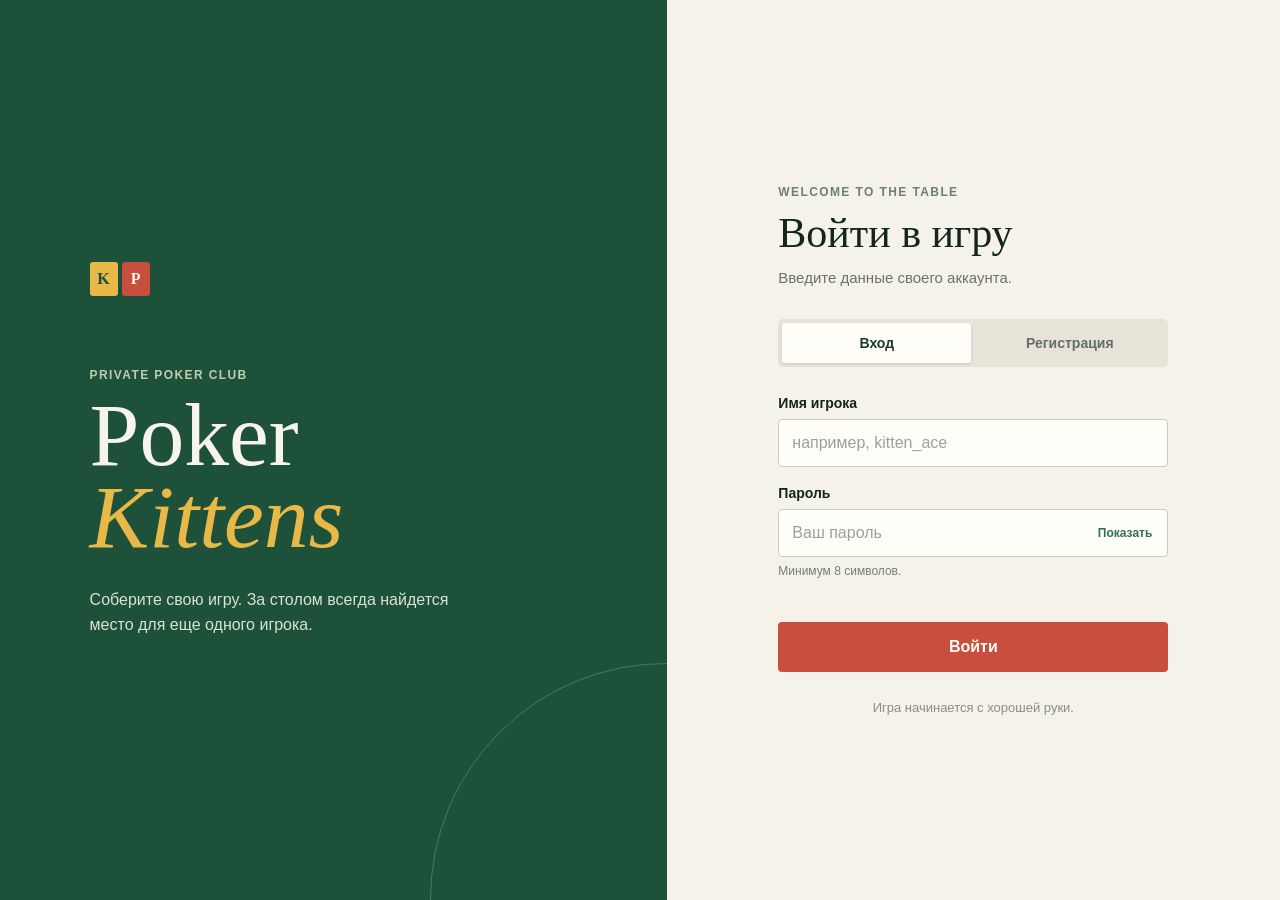
<file: src/main/resources/static/index.html>
<!doctype html>
<html lang="ru">
<head>
  <meta charset="UTF-8">
  <meta name="viewport" content="width=device-width, initial-scale=1.0">
  <meta name="theme-color" content="#1d513a">
  <title>Poker Kittens</title>
  <link rel="stylesheet" href="styles.css">
</head>
<body>
  <main class="page-shell">
    <section class="brand-panel" aria-label="Poker Kittens">
      <div class="brand-mark" aria-hidden="true"><span>K</span><span>P</span></div>
      <p class="eyebrow">Private poker club</p>
      <h1>Poker<br><em>Kittens</em></h1>
      <p class="brand-copy">Соберите свою игру. За столом всегда найдется место для еще одного игрока.</p>
    </section>

    <section class="auth-panel" aria-labelledby="auth-title">
      <div class="auth-content">
        <p class="eyebrow">Welcome to the table</p>
        <h2 id="auth-title">Войти в игру</h2>
        <p class="auth-subtitle" id="auth-subtitle">Введите данные своего аккаунта.</p>

        <div class="mode-switch" role="tablist" aria-label="Режим авторизации">
          <button class="mode-button active" type="button" role="tab" aria-selected="true" data-mode="login">Вход</button>
          <button class="mode-button" type="button" role="tab" aria-selected="false" data-mode="register">Регистрация</button>
        </div>

        <form id="auth-form" novalidate>
          <label for="username">Имя игрока</label>
          <input id="username" name="username" type="text" autocomplete="username" placeholder="например, kitten_ace" required>

          <label for="password">Пароль</label>
          <div class="password-field">
            <input id="password" name="password" type="password" autocomplete="current-password" placeholder="Ваш пароль" required>
            <button class="password-toggle" id="password-toggle" type="button" aria-label="Показать пароль">Показать</button>
          </div>
          <p class="field-hint" id="password-hint">Минимум 8 символов.</p>

          <div class="form-message" id="form-message" role="alert" aria-live="polite"></div>
          <button class="submit-button" id="submit-button" type="submit">Войти</button>
        </form>
        <p class="footer-note">Игра начинается с хорошей руки.</p>
      </div>
    </section>
  </main>
  <script src="app.js"></script>
</body>
</html>
</file>
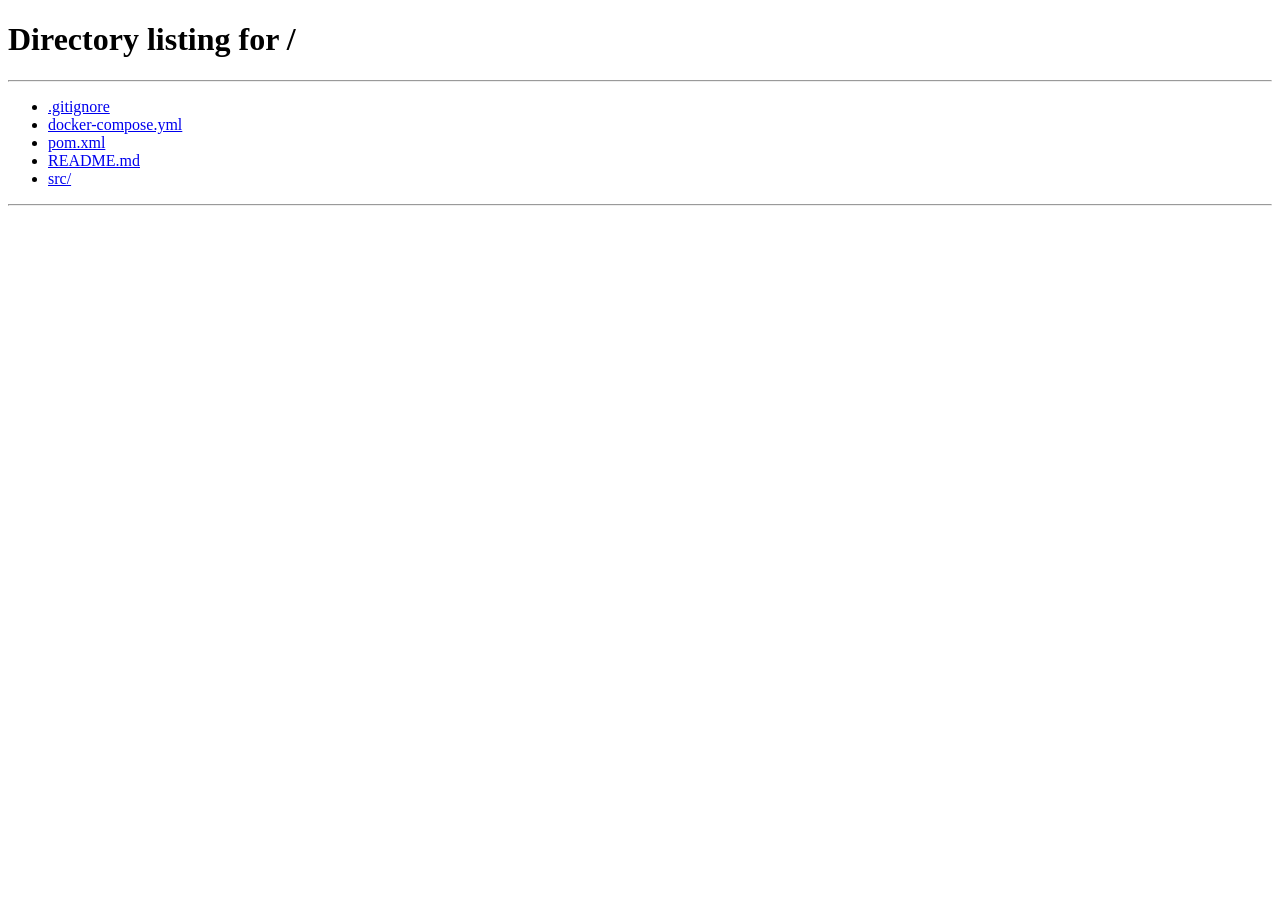
<file: src/main/resources/static/lobby.html>
<!doctype html>
<html lang="ru">
<head>
  <meta charset="UTF-8">
  <meta name="viewport" content="width=device-width, initial-scale=1.0">
  <meta name="theme-color" content="#173c2c">
  <title>Poker Kittens | Лобби</title>
  <link rel="stylesheet" href="lobby.css">
</head>
<body>
  <header class="topbar">
    <a class="logo" href="/lobby.html" aria-label="Poker Kittens"><span>K</span><span>P</span><b>Poker Kittens</b></a>
    <div class="profile"><span class="online-dot" aria-hidden="true"></span><span id="player-name">Игрок</span><button id="logout" type="button">Выйти</button></div>
  </header>
  <main class="layout">
    <section class="lobby-heading">
      <p class="eyebrow">Lobby</p>
      <h1>Выберите стол</h1>
      <p>Свободные места обновляются перед началом раздачи.</p>
    </section>
    <section class="tables" aria-label="Доступные столы">
      <article class="table-card selected" data-table="Moonlight" data-stakes="10 / 20" data-players="4 из 6" data-buyin="200 - 1 000">
        <div class="table-card-top"><span class="status open">Открыт</span><span class="table-icon">A</span></div>
        <h2>Moonlight</h2><p>Texas Hold'em</p>
        <dl><div><dt>Блайнды</dt><dd>10 / 20</dd></div><div><dt>Игроки</dt><dd>4 / 6</dd></div></dl>
      </article>
      <article class="table-card" data-table="Velvet Room" data-stakes="25 / 50" data-players="3 из 6" data-buyin="500 - 2 500">
        <div class="table-card-top"><span class="status open">Открыт</span><span class="table-icon">K</span></div>
        <h2>Velvet Room</h2><p>Texas Hold'em</p>
        <dl><div><dt>Блайнды</dt><dd>25 / 50</dd></div><div><dt>Игроки</dt><dd>3 / 6</dd></div></dl>
      </article>
      <article class="table-card" data-table="High Roller" data-stakes="100 / 200" data-players="6 из 6" data-buyin="2 000 - 10 000" data-closed="true">
        <div class="table-card-top"><span class="status full">Полный</span><span class="table-icon">Q</span></div>
        <h2>High Roller</h2><p>Texas Hold'em</p>
        <dl><div><dt>Блайнды</dt><dd>100 / 200</dd></div><div><dt>Игроки</dt><dd>6 / 6</dd></div></dl>
      </article>
    </section>
    <aside class="seat-panel" aria-live="polite">
      <p class="eyebrow">Ваше место</p>
      <h2 id="table-name">Moonlight</h2>
      <div class="seat-details"><div><span>Блайнды</span><strong id="table-stakes">10 / 20</strong></div><div><span>За столом</span><strong id="table-players">4 из 6</strong></div><div><span>Бай-ин</span><strong id="table-buyin">200 - 1 000</strong></div></div>
      <button id="join-table" class="join-button" type="button">Занять место</button>
      <p id="seat-message" class="seat-message"></p>
    </aside>
  </main>
  <script src="lobby.js"></script>
</body>
</html>
</file>
<file: src/main/resources/static/styles.css>
:root {
  color-scheme: light;
  font-family: Arial, Helvetica, sans-serif;
  color: #14251c;
  background: #f5f2e9;
}

* { box-sizing: border-box; }

body { margin: 0; min-width: 320px; }

button, input { font: inherit; }

.page-shell { display: grid; min-height: 100vh; grid-template-columns: minmax(320px, 1fr) minmax(420px, 0.92fr); }

.brand-panel { position: relative; overflow: hidden; display: flex; flex-direction: column; justify-content: center; min-height: 620px; padding: 48px clamp(32px, 7vw, 112px); color: #f7f4eb; background: #1d513a; }

.brand-panel::after { content: ""; position: absolute; width: 470px; height: 470px; right: -235px; bottom: -235px; border: 1px solid rgba(247, 244, 235, 0.22); border-radius: 50%; }

.brand-mark { display: flex; gap: 4px; width: fit-content; margin-bottom: clamp(44px, 8vh, 92px); color: #1d513a; font-family: Georgia, serif; font-weight: 700; }
.brand-mark span { display: grid; width: 28px; height: 34px; place-items: center; background: #e9b948; border-radius: 3px; }
.brand-mark span:last-child { color: #f7f4eb; background: #c84e3d; }

.eyebrow { margin: 0 0 12px; color: #beceab; font-size: 12px; font-weight: 700; letter-spacing: 1.4px; text-transform: uppercase; }
h1, h2 { margin: 0; font-family: Georgia, "Times New Roman", serif; font-weight: 400; }
h1 { font-size: clamp(54px, 7vw, 92px); line-height: 0.92; }
h1 em { color: #e9b948; font-style: italic; }
.brand-copy { max-width: 360px; margin: 28px 0 0; color: #d9e3d1; font-size: 16px; line-height: 1.6; }

.auth-panel { display: grid; place-items: center; padding: 48px 28px; background: #f5f2e9; }
.auth-content { width: min(100%, 390px); }
.auth-panel .eyebrow { color: #6d806a; }
h2 { font-size: 42px; line-height: 1.05; }
.auth-subtitle { margin: 12px 0 30px; color: #68736a; font-size: 15px; line-height: 1.5; }

.mode-switch { display: grid; grid-template-columns: 1fr 1fr; gap: 4px; padding: 4px; margin-bottom: 28px; background: #e7e3d8; border-radius: 5px; }
.mode-button { min-height: 40px; border: 0; border-radius: 3px; color: #617064; background: transparent; font-size: 14px; font-weight: 700; cursor: pointer; }
.mode-button.active { color: #173c2c; background: #fffdf7; box-shadow: 0 1px 3px rgba(20, 37, 28, 0.12); }

label { display: block; margin: 18px 0 8px; font-size: 14px; font-weight: 700; }
input { width: 100%; height: 48px; padding: 0 13px; border: 1px solid #c8cec2; border-radius: 4px; outline: none; color: #14251c; background: #fffdf7; }
input::placeholder { color: #9aa297; }
input:focus { border-color: #317153; box-shadow: 0 0 0 3px rgba(49, 113, 83, 0.14); }
.password-field { position: relative; }
.password-field input { padding-right: 88px; }
.password-toggle { position: absolute; top: 50%; right: 8px; transform: translateY(-50%); padding: 6px 8px; border: 0; color: #317153; background: transparent; font-size: 12px; font-weight: 700; cursor: pointer; }
.field-hint { min-height: 18px; margin: 7px 0 0; color: #758075; font-size: 12px; }
.form-message { min-height: 20px; margin-top: 16px; color: #b52d27; font-size: 13px; line-height: 1.4; }
.form-message.success { color: #216444; }
.submit-button { width: 100%; min-height: 50px; margin-top: 4px; border: 0; border-radius: 4px; color: #fffdf7; background: #c84e3d; font-weight: 700; cursor: pointer; }
.submit-button:hover { background: #ad4033; }
.submit-button:focus-visible, .mode-button:focus-visible, .password-toggle:focus-visible { outline: 3px solid rgba(49, 113, 83, 0.35); outline-offset: 2px; }
.submit-button:disabled { cursor: wait; opacity: 0.72; }
.footer-note { margin: 28px 0 0; color: #879084; font-size: 13px; text-align: center; }

@media (max-width: 780px) {
  .page-shell { grid-template-columns: 1fr; }
  .brand-panel { min-height: 390px; padding: 32px; }
  .brand-mark { margin-bottom: 44px; }
  h1 { font-size: 58px; }
  .brand-copy { max-width: 260px; margin-top: 18px; font-size: 14px; }
  .auth-panel { padding: 46px 28px; }
}

@media (max-width: 430px) {
  .brand-panel { min-height: 340px; padding: 24px; }
  .brand-mark { margin-bottom: 34px; }
  h1 { font-size: 50px; }
  .brand-copy { max-width: 260px; }
  .auth-panel { padding: 38px 20px; }
  h2 { font-size: 36px; }
}
</file>
<file: src/main/resources/static/lobby.css>
:root { font-family: Arial, Helvetica, sans-serif; color: #183426; background: #f4f1e8; }
* { box-sizing: border-box; }
body { min-width: 320px; margin: 0; }
button { font: inherit; }
.topbar { display: flex; align-items: center; justify-content: space-between; min-height: 72px; padding: 0 clamp(20px, 5vw, 76px); border-bottom: 1px solid #d9ddd2; background: #fffdf7; }
.logo { display: flex; align-items: center; gap: 4px; color: #183426; text-decoration: none; }.logo span { display: grid; width: 22px; height: 27px; place-items: center; border-radius: 3px; color: #173c2c; background: #e9b948; font-family: Georgia, serif; font-weight: 700; }.logo span:nth-child(2) { color: #fffdf7; background: #c84e3d; }.logo b { margin-left: 8px; font-family: Georgia, serif; font-size: 18px; font-weight: 400; }
.profile { display: flex; align-items: center; gap: 9px; color: #405647; font-size: 14px; }.online-dot { width: 8px; height: 8px; border-radius: 50%; background: #4b9b62; }.profile button { margin-left: 14px; border: 0; color: #8a4a3d; background: transparent; cursor: pointer; font-size: 13px; font-weight: 700; }
.layout { display: grid; grid-template-columns: minmax(0, 1fr) minmax(260px, 310px); gap: 34px; max-width: 1180px; margin: 0 auto; padding: 56px clamp(20px, 5vw, 76px); }.lobby-heading { grid-column: 1 / -1; }.eyebrow { margin: 0 0 10px; color: #7b8f73; font-size: 11px; font-weight: 700; letter-spacing: 1.3px; text-transform: uppercase; }.lobby-heading h1, .seat-panel h2, .table-card h2 { margin: 0; font-family: Georgia, "Times New Roman", serif; font-weight: 400; }.lobby-heading h1 { font-size: 46px; }.lobby-heading > p:last-child { margin: 10px 0 0; color: #718075; }
.tables { display: grid; grid-template-columns: repeat(3, minmax(0, 1fr)); gap: 14px; }.table-card { min-height: 236px; padding: 18px; border: 1px solid #d5dacd; border-radius: 7px; background: #fffdf7; cursor: pointer; transition: border-color 120ms ease, transform 120ms ease; }.table-card:hover { transform: translateY(-2px); border-color: #7da083; }.table-card.selected { border: 2px solid #317153; padding: 17px; box-shadow: 0 8px 18px rgba(31, 72, 49, 0.1); }.table-card-top { display: flex; justify-content: space-between; align-items: center; }.status { padding: 4px 7px; border-radius: 3px; background: #dfeee0; color: #27613c; font-size: 11px; font-weight: 700; }.status.full { color: #84734d; background: #eee8d6; }.table-icon { display: grid; width: 31px; height: 36px; place-items: center; border: 1px solid #d7dad2; border-radius: 3px; color: #c84e3d; font-family: Georgia, serif; font-weight: 700; }.table-card h2 { margin-top: 37px; font-size: 23px; }.table-card > p { margin: 7px 0 20px; color: #758075; font-size: 13px; }.table-card dl { display: flex; justify-content: space-between; margin: 0; }.table-card dt { color: #849087; font-size: 11px; }.table-card dd { margin: 4px 0 0; font-size: 13px; font-weight: 700; }
.seat-panel { align-self: start; padding: 24px; border: 1px solid #cfd8c9; border-top: 4px solid #317153; border-radius: 7px; background: #e7eee1; }.seat-panel h2 { font-size: 28px; }.seat-details { display: grid; gap: 14px; margin: 25px 0; }.seat-details div { display: flex; justify-content: space-between; gap: 10px; border-bottom: 1px solid #cdd9c9; padding-bottom: 10px; }.seat-details span { color: #657465; font-size: 13px; }.seat-details strong { font-size: 13px; }.join-button { width: 100%; min-height: 46px; border: 0; border-radius: 4px; color: #fffdf7; background: #c84e3d; font-weight: 700; cursor: pointer; }.join-button:hover { background: #ac4033; }.join-button:disabled { cursor: not-allowed; background: #9ca89c; }.seat-message { min-height: 18px; margin: 13px 0 0; color: #28603c; font-size: 13px; line-height: 1.4; }
button:focus-visible, .table-card:focus-visible { outline: 3px solid rgba(49, 113, 83, 0.35); outline-offset: 2px; }
@media (max-width: 900px) { .layout { grid-template-columns: 1fr; }.tables { grid-template-columns: repeat(3, minmax(180px, 1fr)); overflow-x: auto; padding-bottom: 8px; }.table-card { min-width: 180px; }.seat-panel { max-width: 500px; width: 100%; } }
@media (max-width: 520px) { .topbar { min-height: 62px; padding: 0 18px; }.logo b { display: none; }.profile button { margin-left: 4px; }.layout { gap: 26px; padding: 38px 20px; }.lobby-heading h1 { font-size: 38px; } }
</file>
